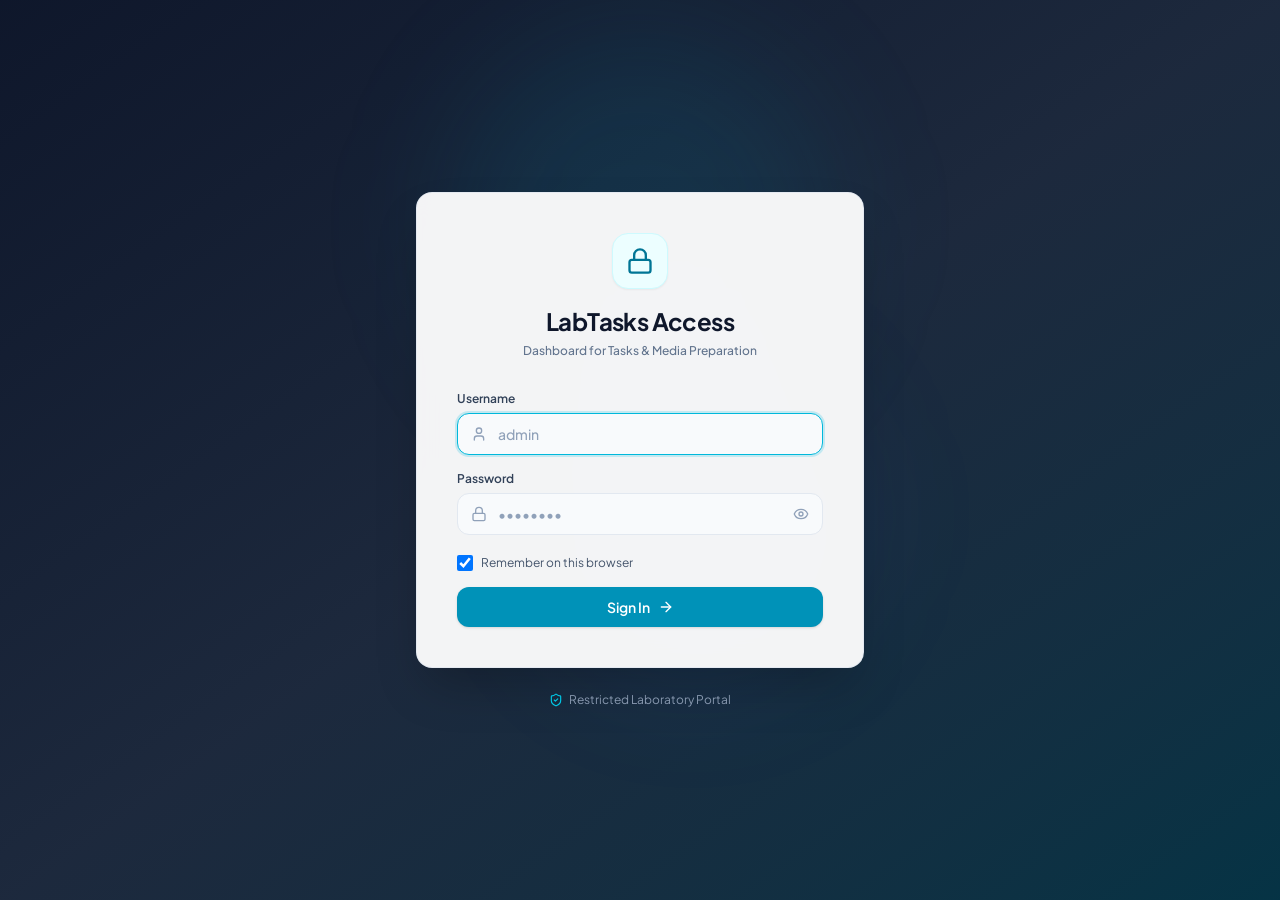
<file: docs/index.html>
<!doctype html>
<html lang="en">
  <head>
    <meta charset="UTF-8" />
    <meta name="viewport" content="width=device-width, initial-scale=1.0" />
    <title>LabSync - Lab Task & Media Prep Manager</title>
    <meta name="description" content="Collaborative lab task dashboard for media, solutions, and consumables with priority tracking, completion sign-off, admin templates, and fair distribution archive." />
    <meta property="og:title" content="LabSync - Lab Task & Media Prep Manager" />
    <meta property="og:description" content="Collaborative lab task dashboard for media, solutions, and consumables with priority tracking, completion sign-off, admin templates, and fair distribution archive." />
    <meta property="og:type" content="website" />
    <meta name="twitter:card" content="summary_large_image" />
    <link rel="preconnect" href="https://fonts.googleapis.com">
    <link rel="preconnect" href="https://fonts.gstatic.com" crossorigin>
    <link href="https://fonts.googleapis.com/css2?family=Plus+Jakarta+Sans:wght@400;500;600;700&family=JetBrains+Mono:wght@400;500;600&display=swap" rel="stylesheet">
    <script type="module" crossorigin src="./assets/index-DPsx2E5h.js"></script>
    <link rel="stylesheet" crossorigin href="./assets/index-Cx-TVToO.css">
  </head>
  <body class="bg-slate-50 text-slate-900 antialiased selection:bg-cyan-500/20 selection:text-cyan-900 min-h-screen">
    <div id="root"></div>
  </body>
</html>
</file>
<file: docs/assets/index-Cx-TVToO.css>
/*! tailwindcss v4.3.3 | MIT License | https://tailwindcss.com */
@layer properties{@supports (((-webkit-hyphens:none)) and (not (margin-trim:inline))) or ((-moz-orient:inline) and (not (color:rgb(from red r g b)))){*,:before,:after,::backdrop{--tw-translate-x:0;--tw-translate-y:0;--tw-translate-z:0;--tw-scale-x:1;--tw-scale-y:1;--tw-scale-z:1;--tw-space-y-reverse:0;--tw-divide-y-reverse:0;--tw-border-style:solid;--tw-gradient-position:initial;--tw-gradient-from:#0000;--tw-gradient-via:#0000;--tw-gradient-to:#0000;--tw-gradient-stops:initial;--tw-gradient-via-stops:initial;--tw-gradient-from-position:0%;--tw-gradient-via-position:50%;--tw-gradient-to-position:100%;--tw-leading:initial;--tw-font-weight:initial;--tw-tracking:initial;--tw-ordinal:initial;--tw-slashed-zero:initial;--tw-numeric-figure:initial;--tw-numeric-spacing:initial;--tw-numeric-fraction:initial;--tw-shadow:0 0 #0000;--tw-shadow-color:initial;--tw-shadow-alpha:100%;--tw-inset-shadow:0 0 #0000;--tw-inset-shadow-color:initial;--tw-inset-shadow-alpha:100%;--tw-ring-color:initial;--tw-ring-shadow:0 0 #0000;--tw-inset-ring-color:initial;--tw-inset-ring-shadow:0 0 #0000;--tw-ring-inset:initial;--tw-ring-offset-width:0px;--tw-ring-offset-color:#fff;--tw-ring-offset-shadow:0 0 #0000;--tw-blur:initial;--tw-brightness:initial;--tw-contrast:initial;--tw-grayscale:initial;--tw-hue-rotate:initial;--tw-invert:initial;--tw-opacity:initial;--tw-saturate:initial;--tw-sepia:initial;--tw-drop-shadow:initial;--tw-drop-shadow-color:initial;--tw-drop-shadow-alpha:100%;--tw-drop-shadow-size:initial;--tw-backdrop-blur:initial;--tw-backdrop-brightness:initial;--tw-backdrop-contrast:initial;--tw-backdrop-grayscale:initial;--tw-backdrop-hue-rotate:initial;--tw-backdrop-invert:initial;--tw-backdrop-opacity:initial;--tw-backdrop-saturate:initial;--tw-backdrop-sepia:initial;--tw-duration:initial}}}@layer theme{:root,:host{--font-sans:"Plus Jakarta Sans", system-ui, -apple-system, BlinkMacSystemFont, "Segoe UI", Roboto, sans-serif;--font-mono:"JetBrains Mono", ui-monospace, SFMono-Regular, Menlo, Monaco, Consolas, monospace;--color-amber-50:oklch(98.7% .022 95.277);--color-amber-100:oklch(96.2% .059 95.617);--color-amber-200:oklch(92.4% .12 95.746);--color-amber-300:oklch(87.9% .169 91.605);--color-amber-400:oklch(82.8% .189 84.429);--color-amber-600:oklch(66.6% .179 58.318);--color-amber-700:oklch(55.5% .163 48.998);--color-amber-800:oklch(47.3% .137 46.201);--color-emerald-50:oklch(97.9% .021 166.113);--color-emerald-100:oklch(95% .052 163.051);--color-emerald-200:oklch(90.5% .093 164.15);--color-emerald-300:oklch(84.5% .143 164.978);--color-emerald-400:oklch(76.5% .177 163.223);--color-emerald-500:oklch(69.6% .17 162.48);--color-emerald-600:oklch(59.6% .145 163.225);--color-emerald-700:oklch(50.8% .118 165.612);--color-emerald-800:oklch(43.2% .095 166.913);--color-teal-100:oklch(95.3% .051 180.801);--color-teal-400:oklch(77.7% .152 181.912);--color-teal-800:oklch(43.7% .078 188.216);--color-cyan-50:oklch(98.4% .019 200.873);--color-cyan-100:oklch(95.6% .045 203.388);--color-cyan-200:oklch(91.7% .08 205.041);--color-cyan-300:oklch(86.5% .127 207.078);--color-cyan-400:oklch(78.9% .154 211.53);--color-cyan-500:oklch(71.5% .143 215.221);--color-cyan-600:oklch(60.9% .126 221.723);--color-cyan-700:oklch(52% .105 223.128);--color-cyan-800:oklch(45% .085 224.283);--color-cyan-900:oklch(39.8% .07 227.392);--color-cyan-950:oklch(30.2% .056 229.695);--color-blue-100:oklch(93.2% .032 255.585);--color-blue-400:oklch(70.7% .165 254.624);--color-blue-500:oklch(62.3% .214 259.815);--color-blue-800:oklch(42.4% .199 265.638);--color-indigo-100:oklch(93% .034 272.788);--color-indigo-400:oklch(67.3% .182 276.935);--color-indigo-800:oklch(39.8% .195 277.366);--color-purple-100:oklch(94.6% .033 307.174);--color-purple-400:oklch(71.4% .203 305.504);--color-purple-800:oklch(43.8% .218 303.724);--color-rose-50:oklch(96.9% .015 12.422);--color-rose-100:oklch(94.1% .03 12.58);--color-rose-200:oklch(89.2% .058 10.001);--color-rose-300:oklch(81% .117 11.638);--color-rose-400:oklch(71.2% .194 13.428);--color-rose-500:oklch(64.5% .246 16.439);--color-rose-600:oklch(58.6% .253 17.585);--color-rose-700:oklch(51.4% .222 16.935);--color-rose-800:oklch(45.5% .188 13.697);--color-rose-900:oklch(41% .159 10.272);--color-slate-50:oklch(98.4% .003 247.858);--color-slate-100:oklch(96.8% .007 247.896);--color-slate-200:oklch(92.9% .013 255.508);--color-slate-300:oklch(86.9% .022 252.894);--color-slate-400:oklch(70.4% .04 256.788);--color-slate-500:oklch(55.4% .046 257.417);--color-slate-600:oklch(44.6% .043 257.281);--color-slate-700:oklch(37.2% .044 257.287);--color-slate-800:oklch(27.9% .041 260.031);--color-slate-900:oklch(20.8% .042 265.755);--color-slate-950:oklch(12.9% .042 264.695);--color-white:#fff;--spacing:.25rem;--container-md:28rem;--container-lg:32rem;--container-7xl:80rem;--text-xs:.75rem;--text-xs--line-height:calc(1 / .75);--text-sm:.875rem;--text-sm--line-height:calc(1.25 / .875);--text-base:1rem;--text-base--line-height:calc(1.5 / 1);--text-lg:1.125rem;--text-lg--line-height:calc(1.75 / 1.125);--text-xl:1.25rem;--text-xl--line-height:calc(1.75 / 1.25);--text-2xl:1.5rem;--text-2xl--line-height:calc(2 / 1.5);--font-weight-normal:400;--font-weight-medium:500;--font-weight-semibold:600;--font-weight-bold:700;--tracking-tight:-.025em;--tracking-wider:.05em;--leading-snug:1.375;--leading-relaxed:1.625;--radius-sm:.25rem;--radius-md:.375rem;--radius-lg:.5rem;--radius-xl:.75rem;--radius-2xl:1rem;--blur-xs:4px;--blur-md:12px;--blur-3xl:64px;--default-transition-duration:.15s;--default-transition-timing-function:cubic-bezier(.4, 0, .2, 1);--default-font-family:var(--font-sans);--default-mono-font-family:var(--font-mono)}}@layer base{*,:after,:before,::backdrop{box-sizing:border-box;border:0 solid;margin:0;padding:0}::file-selector-button{box-sizing:border-box;border:0 solid;margin:0;padding:0}html,:host{-webkit-text-size-adjust:100%;tab-size:4;line-height:1.5;font-family:var(--default-font-family,-apple-system, BlinkMacSystemFont, "Segoe UI", Roboto, "Helvetica Neue", "Noto Sans", Arial, sans-serif, "Apple Color Emoji", "Segoe UI Emoji", "Segoe UI Symbol", "Noto Color Emoji");font-feature-settings:var(--default-font-feature-settings,normal);font-variation-settings:var(--default-font-variation-settings,normal);-webkit-tap-highlight-color:transparent}hr{height:0;color:inherit;border-top-width:1px}abbr:where([title]){-webkit-text-decoration:underline dotted;text-decoration:underline dotted}h1,h2,h3,h4,h5,h6{font-size:inherit;font-weight:inherit}a{color:inherit;-webkit-text-decoration:inherit;-webkit-text-decoration:inherit;-webkit-text-decoration:inherit;-webkit-text-decoration:inherit;text-decoration:inherit}b,strong{font-weight:bolder}code,kbd,samp,pre{font-family:var(--default-mono-font-family,ui-monospace, SFMono-Regular, Menlo, Monaco, Consolas, "Liberation Mono", "Courier New", monospace);font-feature-settings:var(--default-mono-font-feature-settings,normal);font-variation-settings:var(--default-mono-font-variation-settings,normal);font-size:1em}small{font-size:80%}sub,sup{vertical-align:baseline;font-size:75%;line-height:0;position:relative}sub{bottom:-.25em}sup{top:-.5em}table{text-indent:0;border-color:inherit;border-collapse:collapse}:-moz-focusring:where(:not(iframe)){outline:auto}progress{vertical-align:baseline}summary{display:list-item}ol,ul,menu{list-style:none}img,svg,video,canvas,audio,iframe,embed,object{vertical-align:middle;display:block}img,video{max-width:100%;height:auto}button,input,select,optgroup,textarea{font:inherit;font-feature-settings:inherit;font-variation-settings:inherit;letter-spacing:inherit;color:inherit;opacity:1;background-color:#0000;border-radius:0}::file-selector-button{font:inherit;font-feature-settings:inherit;font-variation-settings:inherit;letter-spacing:inherit;color:inherit;opacity:1;background-color:#0000;border-radius:0}:where(select:is([multiple],[size])) optgroup{font-weight:bolder}:where(select:is([multiple],[size])) optgroup option{padding-inline-start:20px}::file-selector-button{margin-inline-end:4px}::placeholder{opacity:1}@supports (not ((-webkit-appearance:-apple-pay-button))) or (contain-intrinsic-size:1px){::placeholder{color:currentColor}@supports (color:color-mix(in lab, red, red)){::placeholder{color:color-mix(in oklab, currentcolor 50%, transparent)}}}textarea{resize:vertical}::-webkit-search-decoration{-webkit-appearance:none}::-webkit-date-and-time-value{min-height:1lh;text-align:inherit}::-webkit-datetime-edit{display:inline-flex}::-webkit-datetime-edit-fields-wrapper{padding:0}::-webkit-datetime-edit{padding-block:0}::-webkit-datetime-edit-year-field{padding-block:0}::-webkit-datetime-edit-month-field{padding-block:0}::-webkit-datetime-edit-day-field{padding-block:0}::-webkit-datetime-edit-hour-field{padding-block:0}::-webkit-datetime-edit-minute-field{padding-block:0}::-webkit-datetime-edit-second-field{padding-block:0}::-webkit-datetime-edit-millisecond-field{padding-block:0}::-webkit-datetime-edit-meridiem-field{padding-block:0}::-webkit-calendar-picker-indicator{line-height:1}:-moz-ui-invalid{box-shadow:none}button,input:where([type=button],[type=reset],[type=submit]){appearance:button}::file-selector-button{appearance:button}::-webkit-inner-spin-button{height:auto}::-webkit-outer-spin-button{height:auto}[hidden]:where(:not([hidden=until-found])){display:none!important}}@layer components;@layer utilities{.pointer-events-none{pointer-events:none}.absolute{position:absolute}.fixed{position:fixed}.relative{position:relative}.sticky{position:sticky}.inset-0{inset:0}.inset-y-0{inset-block:0}.top-0{top:0}.top-1\/4{top:25%}.top-2\.5{top:calc(var(--spacing) * 2.5)}.top-20{top:calc(var(--spacing) * 20)}.right-0{right:0}.right-1\/3{right:33.3333%}.right-6{right:calc(var(--spacing) * 6)}.bottom-1\/4{bottom:25%}.bottom-6{bottom:calc(var(--spacing) * 6)}.left-0{left:0}.left-1\/2{left:50%}.left-3{left:calc(var(--spacing) * 3)}.z-20{z-index:20}.z-40{z-index:40}.z-50{z-index:50}.mx-auto{margin-inline:auto}.my-8{margin-block:calc(var(--spacing) * 8)}.mt-0\.5{margin-top:calc(var(--spacing) * .5)}.mt-1{margin-top:var(--spacing)}.mt-1\.5{margin-top:calc(var(--spacing) * 1.5)}.mt-2{margin-top:calc(var(--spacing) * 2)}.mt-4{margin-top:calc(var(--spacing) * 4)}.mt-5{margin-top:calc(var(--spacing) * 5)}.mt-6{margin-top:calc(var(--spacing) * 6)}.mt-12{margin-top:calc(var(--spacing) * 12)}.mr-1{margin-right:var(--spacing)}.mb-1{margin-bottom:var(--spacing)}.mb-1\.5{margin-bottom:calc(var(--spacing) * 1.5)}.mb-2{margin-bottom:calc(var(--spacing) * 2)}.mb-3{margin-bottom:calc(var(--spacing) * 3)}.mb-3\.5{margin-bottom:calc(var(--spacing) * 3.5)}.mb-4{margin-bottom:calc(var(--spacing) * 4)}.mb-6{margin-bottom:calc(var(--spacing) * 6)}.mb-8{margin-bottom:calc(var(--spacing) * 8)}.ml-1{margin-left:var(--spacing)}.line-clamp-2{-webkit-line-clamp:2;-webkit-box-orient:vertical;display:-webkit-box;overflow:hidden}.block{display:block}.contents{display:contents}.flex{display:flex}.grid{display:grid}.hidden{display:none}.inline-flex{display:inline-flex}.h-1\.5{height:calc(var(--spacing) * 1.5)}.h-2{height:calc(var(--spacing) * 2)}.h-3{height:calc(var(--spacing) * 3)}.h-3\.5{height:calc(var(--spacing) * 3.5)}.h-4{height:calc(var(--spacing) * 4)}.h-5{height:calc(var(--spacing) * 5)}.h-6{height:calc(var(--spacing) * 6)}.h-7{height:calc(var(--spacing) * 7)}.h-8{height:calc(var(--spacing) * 8)}.h-10{height:calc(var(--spacing) * 10)}.h-12{height:calc(var(--spacing) * 12)}.h-14{height:calc(var(--spacing) * 14)}.h-16{height:calc(var(--spacing) * 16)}.h-80{height:calc(var(--spacing) * 80)}.h-96{height:calc(var(--spacing) * 96)}.h-full{height:100%}.max-h-80{max-height:calc(var(--spacing) * 80)}.min-h-screen{min-height:100vh}.w-1\.5{width:calc(var(--spacing) * 1.5)}.w-3{width:calc(var(--spacing) * 3)}.w-3\.5{width:calc(var(--spacing) * 3.5)}.w-4{width:calc(var(--spacing) * 4)}.w-5{width:calc(var(--spacing) * 5)}.w-6{width:calc(var(--spacing) * 6)}.w-7{width:calc(var(--spacing) * 7)}.w-8{width:calc(var(--spacing) * 8)}.w-10{width:calc(var(--spacing) * 10)}.w-12{width:calc(var(--spacing) * 12)}.w-14{width:calc(var(--spacing) * 14)}.w-32{width:calc(var(--spacing) * 32)}.w-80{width:calc(var(--spacing) * 80)}.w-96{width:calc(var(--spacing) * 96)}.w-full{width:100%}.max-w-7xl{max-width:var(--container-7xl)}.max-w-\[100px\]{max-width:100px}.max-w-lg{max-width:var(--container-lg)}.max-w-md{max-width:var(--container-md)}.flex-1{flex:1}.shrink-0{flex-shrink:0}.-translate-x-1\/2{--tw-translate-x:calc(calc(1 / 2 * 100%) * -1);translate:var(--tw-translate-x) var(--tw-translate-y)}.-translate-y-1\/2{--tw-translate-y:calc(calc(1 / 2 * 100%) * -1);translate:var(--tw-translate-x) var(--tw-translate-y)}.scale-110{--tw-scale-x:110%;--tw-scale-y:110%;--tw-scale-z:110%;scale:var(--tw-scale-x) var(--tw-scale-y)}.cursor-pointer{cursor:pointer}.scrollbar-thin{scrollbar-width:thin}.grid-cols-1{grid-template-columns:repeat(1,minmax(0,1fr))}.grid-cols-2{grid-template-columns:repeat(2,minmax(0,1fr))}.flex-col{flex-direction:column}.flex-wrap{flex-wrap:wrap}.items-baseline{align-items:baseline}.items-center{align-items:center}.justify-between{justify-content:space-between}.justify-center{justify-content:center}.justify-end{justify-content:flex-end}.gap-1{gap:var(--spacing)}.gap-1\.5{gap:calc(var(--spacing) * 1.5)}.gap-2{gap:calc(var(--spacing) * 2)}.gap-2\.5{gap:calc(var(--spacing) * 2.5)}.gap-3{gap:calc(var(--spacing) * 3)}.gap-4{gap:calc(var(--spacing) * 4)}:where(.space-y-1>:not(:last-child)){--tw-space-y-reverse:0;margin-block-start:calc(var(--spacing) * var(--tw-space-y-reverse));margin-block-end:calc(var(--spacing) * calc(1 - var(--tw-space-y-reverse)))}:where(.space-y-1\.5>:not(:last-child)){--tw-space-y-reverse:0;margin-block-start:calc(calc(var(--spacing) * 1.5) * var(--tw-space-y-reverse));margin-block-end:calc(calc(var(--spacing) * 1.5) * calc(1 - var(--tw-space-y-reverse)))}:where(.space-y-2>:not(:last-child)){--tw-space-y-reverse:0;margin-block-start:calc(calc(var(--spacing) * 2) * var(--tw-space-y-reverse));margin-block-end:calc(calc(var(--spacing) * 2) * calc(1 - var(--tw-space-y-reverse)))}:where(.space-y-3>:not(:last-child)){--tw-space-y-reverse:0;margin-block-start:calc(calc(var(--spacing) * 3) * var(--tw-space-y-reverse));margin-block-end:calc(calc(var(--spacing) * 3) * calc(1 - var(--tw-space-y-reverse)))}:where(.space-y-4>:not(:last-child)){--tw-space-y-reverse:0;margin-block-start:calc(calc(var(--spacing) * 4) * var(--tw-space-y-reverse));margin-block-end:calc(calc(var(--spacing) * 4) * calc(1 - var(--tw-space-y-reverse)))}:where(.space-y-5>:not(:last-child)){--tw-space-y-reverse:0;margin-block-start:calc(calc(var(--spacing) * 5) * var(--tw-space-y-reverse));margin-block-end:calc(calc(var(--spacing) * 5) * calc(1 - var(--tw-space-y-reverse)))}:where(.space-y-6>:not(:last-child)){--tw-space-y-reverse:0;margin-block-start:calc(calc(var(--spacing) * 6) * var(--tw-space-y-reverse));margin-block-end:calc(calc(var(--spacing) * 6) * calc(1 - var(--tw-space-y-reverse)))}:where(.divide-y>:not(:last-child)){--tw-divide-y-reverse:0;border-bottom-style:var(--tw-border-style);border-top-style:var(--tw-border-style);border-top-width:calc(1px * var(--tw-divide-y-reverse));border-bottom-width:calc(1px * calc(1 - var(--tw-divide-y-reverse)))}:where(.divide-slate-100>:not(:last-child)){border-color:var(--color-slate-100)}.truncate{text-overflow:ellipsis;white-space:nowrap;overflow:hidden}.overflow-hidden{overflow:hidden}.overflow-x-auto{overflow-x:auto}.overflow-y-auto{overflow-y:auto}.rounded{border-radius:.25rem}.rounded-2xl{border-radius:var(--radius-2xl)}.rounded-full{border-radius:2147483647px}.rounded-lg{border-radius:var(--radius-lg)}.rounded-md{border-radius:var(--radius-md)}.rounded-sm{border-radius:var(--radius-sm)}.rounded-xl{border-radius:var(--radius-xl)}.border{border-style:var(--tw-border-style);border-width:1px}.border-2{border-style:var(--tw-border-style);border-width:2px}.border-t{border-top-style:var(--tw-border-style);border-top-width:1px}.border-b{border-bottom-style:var(--tw-border-style);border-bottom-width:1px}.border-l{border-left-style:var(--tw-border-style);border-left-width:1px}.border-amber-200{border-color:var(--color-amber-200)}.border-amber-300{border-color:var(--color-amber-300)}.border-amber-600{border-color:var(--color-amber-600)}.border-cyan-100{border-color:var(--color-cyan-100)}.border-cyan-100\/50{border-color:#cefafe80}@supports (color:color-mix(in lab, red, red)){.border-cyan-100\/50{border-color:color-mix(in oklab, var(--color-cyan-100) 50%, transparent)}}.border-cyan-100\/60{border-color:#cefafe99}@supports (color:color-mix(in lab, red, red)){.border-cyan-100\/60{border-color:color-mix(in oklab, var(--color-cyan-100) 60%, transparent)}}.border-cyan-200{border-color:var(--color-cyan-200)}.border-cyan-300{border-color:var(--color-cyan-300)}.border-emerald-200{border-color:var(--color-emerald-200)}.border-emerald-300{border-color:var(--color-emerald-300)}.border-rose-200{border-color:var(--color-rose-200)}.border-rose-300{border-color:var(--color-rose-300)}.border-rose-600{border-color:var(--color-rose-600)}.border-slate-100{border-color:var(--color-slate-100)}.border-slate-200{border-color:var(--color-slate-200)}.border-slate-200\/80{border-color:#e2e8f0cc}@supports (color:color-mix(in lab, red, red)){.border-slate-200\/80{border-color:color-mix(in oklab, var(--color-slate-200) 80%, transparent)}}.border-slate-300{border-color:var(--color-slate-300)}.border-slate-700{border-color:var(--color-slate-700)}.border-slate-900{border-color:var(--color-slate-900)}.border-transparent{border-color:#0000}.bg-amber-50{background-color:var(--color-amber-50)}.bg-amber-100{background-color:var(--color-amber-100)}.bg-amber-600{background-color:var(--color-amber-600)}.bg-blue-100{background-color:var(--color-blue-100)}.bg-blue-500\/10{background-color:#3080ff1a}@supports (color:color-mix(in lab, red, red)){.bg-blue-500\/10{background-color:color-mix(in oklab, var(--color-blue-500) 10%, transparent)}}.bg-cyan-50{background-color:var(--color-cyan-50)}.bg-cyan-50\/40{background-color:#ecfeff66}@supports (color:color-mix(in lab, red, red)){.bg-cyan-50\/40{background-color:color-mix(in oklab, var(--color-cyan-50) 40%, transparent)}}.bg-cyan-50\/50{background-color:#ecfeff80}@supports (color:color-mix(in lab, red, red)){.bg-cyan-50\/50{background-color:color-mix(in oklab, var(--color-cyan-50) 50%, transparent)}}.bg-cyan-50\/80{background-color:#ecfeffcc}@supports (color:color-mix(in lab, red, red)){.bg-cyan-50\/80{background-color:color-mix(in oklab, var(--color-cyan-50) 80%, transparent)}}.bg-cyan-100{background-color:var(--color-cyan-100)}.bg-cyan-500\/10{background-color:#00b7d71a}@supports (color:color-mix(in lab, red, red)){.bg-cyan-500\/10{background-color:color-mix(in oklab, var(--color-cyan-500) 10%, transparent)}}.bg-cyan-600{background-color:var(--color-cyan-600)}.bg-emerald-50{background-color:var(--color-emerald-50)}.bg-emerald-100{background-color:var(--color-emerald-100)}.bg-emerald-600{background-color:var(--color-emerald-600)}.bg-indigo-100{background-color:var(--color-indigo-100)}.bg-purple-100{background-color:var(--color-purple-100)}.bg-rose-50{background-color:var(--color-rose-50)}.bg-rose-100{background-color:var(--color-rose-100)}.bg-rose-600{background-color:var(--color-rose-600)}.bg-slate-50{background-color:var(--color-slate-50)}.bg-slate-50\/50{background-color:#f8fafc80}@supports (color:color-mix(in lab, red, red)){.bg-slate-50\/50{background-color:color-mix(in oklab, var(--color-slate-50) 50%, transparent)}}.bg-slate-50\/70{background-color:#f8fafcb3}@supports (color:color-mix(in lab, red, red)){.bg-slate-50\/70{background-color:color-mix(in oklab, var(--color-slate-50) 70%, transparent)}}.bg-slate-100{background-color:var(--color-slate-100)}.bg-slate-200{background-color:var(--color-slate-200)}.bg-slate-400{background-color:var(--color-slate-400)}.bg-slate-700{background-color:var(--color-slate-700)}.bg-slate-900{background-color:var(--color-slate-900)}.bg-slate-900\/60{background-color:#0f172b99}@supports (color:color-mix(in lab, red, red)){.bg-slate-900\/60{background-color:color-mix(in oklab, var(--color-slate-900) 60%, transparent)}}.bg-teal-100{background-color:var(--color-teal-100)}.bg-white{background-color:var(--color-white)}.bg-white\/95{background-color:#fffffff2}@supports (color:color-mix(in lab, red, red)){.bg-white\/95{background-color:color-mix(in oklab, var(--color-white) 95%, transparent)}}.bg-gradient-to-br{--tw-gradient-position:to bottom right in oklab;background-image:linear-gradient(var(--tw-gradient-stops))}.from-slate-900{--tw-gradient-from:var(--color-slate-900);--tw-gradient-stops:var(--tw-gradient-via-stops,var(--tw-gradient-position), var(--tw-gradient-from) var(--tw-gradient-from-position), var(--tw-gradient-to) var(--tw-gradient-to-position))}.via-slate-800{--tw-gradient-via:var(--color-slate-800);--tw-gradient-via-stops:var(--tw-gradient-position), var(--tw-gradient-from) var(--tw-gradient-from-position), var(--tw-gradient-via) var(--tw-gradient-via-position), var(--tw-gradient-to) var(--tw-gradient-to-position);--tw-gradient-stops:var(--tw-gradient-via-stops)}.to-cyan-950{--tw-gradient-to:var(--color-cyan-950);--tw-gradient-stops:var(--tw-gradient-via-stops,var(--tw-gradient-position), var(--tw-gradient-from) var(--tw-gradient-from-position), var(--tw-gradient-to) var(--tw-gradient-to-position))}.p-1{padding:var(--spacing)}.p-1\.5{padding:calc(var(--spacing) * 1.5)}.p-2{padding:calc(var(--spacing) * 2)}.p-2\.5{padding:calc(var(--spacing) * 2.5)}.p-3{padding:calc(var(--spacing) * 3)}.p-3\.5{padding:calc(var(--spacing) * 3.5)}.p-4{padding:calc(var(--spacing) * 4)}.p-5{padding:calc(var(--spacing) * 5)}.p-6{padding:calc(var(--spacing) * 6)}.p-8{padding:calc(var(--spacing) * 8)}.p-12{padding:calc(var(--spacing) * 12)}.px-1\.5{padding-inline:calc(var(--spacing) * 1.5)}.px-2{padding-inline:calc(var(--spacing) * 2)}.px-2\.5{padding-inline:calc(var(--spacing) * 2.5)}.px-3{padding-inline:calc(var(--spacing) * 3)}.px-3\.5{padding-inline:calc(var(--spacing) * 3.5)}.px-4{padding-inline:calc(var(--spacing) * 4)}.px-5{padding-inline:calc(var(--spacing) * 5)}.px-6{padding-inline:calc(var(--spacing) * 6)}.py-0\.5{padding-block:calc(var(--spacing) * .5)}.py-1{padding-block:var(--spacing)}.py-1\.5{padding-block:calc(var(--spacing) * 1.5)}.py-2{padding-block:calc(var(--spacing) * 2)}.py-2\.5{padding-block:calc(var(--spacing) * 2.5)}.py-3{padding-block:calc(var(--spacing) * 3)}.py-4{padding-block:calc(var(--spacing) * 4)}.py-6{padding-block:calc(var(--spacing) * 6)}.py-12{padding-block:calc(var(--spacing) * 12)}.pt-1{padding-top:var(--spacing)}.pt-2{padding-top:calc(var(--spacing) * 2)}.pt-3{padding-top:calc(var(--spacing) * 3)}.pr-3{padding-right:calc(var(--spacing) * 3)}.pr-3\.5{padding-right:calc(var(--spacing) * 3.5)}.pr-10{padding-right:calc(var(--spacing) * 10)}.pb-1{padding-bottom:var(--spacing)}.pl-3{padding-left:calc(var(--spacing) * 3)}.pl-3\.5{padding-left:calc(var(--spacing) * 3.5)}.pl-9{padding-left:calc(var(--spacing) * 9)}.pl-10{padding-left:calc(var(--spacing) * 10)}.text-center{text-align:center}.text-left{text-align:left}.text-right{text-align:right}.font-mono{font-family:var(--font-mono)}.font-sans{font-family:var(--font-sans)}.text-2xl{font-size:var(--text-2xl);line-height:var(--tw-leading,var(--text-2xl--line-height))}.text-base{font-size:var(--text-base);line-height:var(--tw-leading,var(--text-base--line-height))}.text-lg{font-size:var(--text-lg);line-height:var(--tw-leading,var(--text-lg--line-height))}.text-sm{font-size:var(--text-sm);line-height:var(--tw-leading,var(--text-sm--line-height))}.text-xl{font-size:var(--text-xl);line-height:var(--tw-leading,var(--text-xl--line-height))}.text-xs{font-size:var(--text-xs);line-height:var(--tw-leading,var(--text-xs--line-height))}.text-\[10px\]{font-size:10px}.text-\[11px\]{font-size:11px}.leading-relaxed{--tw-leading:var(--leading-relaxed);line-height:var(--leading-relaxed)}.leading-snug{--tw-leading:var(--leading-snug);line-height:var(--leading-snug)}.font-bold{--tw-font-weight:var(--font-weight-bold);font-weight:var(--font-weight-bold)}.font-medium{--tw-font-weight:var(--font-weight-medium);font-weight:var(--font-weight-medium)}.font-normal{--tw-font-weight:var(--font-weight-normal);font-weight:var(--font-weight-normal)}.font-semibold{--tw-font-weight:var(--font-weight-semibold);font-weight:var(--font-weight-semibold)}.tracking-tight{--tw-tracking:var(--tracking-tight);letter-spacing:var(--tracking-tight)}.tracking-wider{--tw-tracking:var(--tracking-wider);letter-spacing:var(--tracking-wider)}.whitespace-nowrap{white-space:nowrap}.text-amber-600{color:var(--color-amber-600)}.text-amber-700{color:var(--color-amber-700)}.text-amber-800{color:var(--color-amber-800)}.text-blue-800{color:var(--color-blue-800)}.text-cyan-400{color:var(--color-cyan-400)}.text-cyan-600{color:var(--color-cyan-600)}.text-cyan-700{color:var(--color-cyan-700)}.text-cyan-800{color:var(--color-cyan-800)}.text-cyan-900{color:var(--color-cyan-900)}.text-emerald-400{color:var(--color-emerald-400)}.text-emerald-600{color:var(--color-emerald-600)}.text-emerald-700{color:var(--color-emerald-700)}.text-emerald-800{color:var(--color-emerald-800)}.text-indigo-800{color:var(--color-indigo-800)}.text-purple-800{color:var(--color-purple-800)}.text-rose-500{color:var(--color-rose-500)}.text-rose-600{color:var(--color-rose-600)}.text-rose-700{color:var(--color-rose-700)}.text-rose-800{color:var(--color-rose-800)}.text-slate-300{color:var(--color-slate-300)}.text-slate-400{color:var(--color-slate-400)}.text-slate-500{color:var(--color-slate-500)}.text-slate-600{color:var(--color-slate-600)}.text-slate-700{color:var(--color-slate-700)}.text-slate-800{color:var(--color-slate-800)}.text-slate-900{color:var(--color-slate-900)}.text-teal-800{color:var(--color-teal-800)}.text-white{color:var(--color-white)}.lowercase{text-transform:lowercase}.uppercase{text-transform:uppercase}.italic{font-style:italic}.tabular-nums{--tw-numeric-spacing:tabular-nums;font-variant-numeric:var(--tw-ordinal,) var(--tw-slashed-zero,) var(--tw-numeric-figure,) var(--tw-numeric-spacing,) var(--tw-numeric-fraction,)}.underline{text-decoration-line:underline}.antialiased{-webkit-font-smoothing:antialiased;-moz-osx-font-smoothing:grayscale}.shadow-2xl{--tw-shadow:0 25px 50px -12px var(--tw-shadow-color,#00000040);box-shadow:var(--tw-inset-shadow), var(--tw-inset-ring-shadow), var(--tw-ring-offset-shadow), var(--tw-ring-shadow), var(--tw-shadow)}.shadow-2xs{--tw-shadow:0 1px var(--tw-shadow-color,#0000000d);box-shadow:var(--tw-inset-shadow), var(--tw-inset-ring-shadow), var(--tw-ring-offset-shadow), var(--tw-ring-shadow), var(--tw-shadow)}.shadow-lg{--tw-shadow:0 10px 15px -3px var(--tw-shadow-color,#0000001a), 0 4px 6px -4px var(--tw-shadow-color,#0000001a);box-shadow:var(--tw-inset-shadow), var(--tw-inset-ring-shadow), var(--tw-ring-offset-shadow), var(--tw-ring-shadow), var(--tw-shadow)}.shadow-sm{--tw-shadow:0 1px 3px 0 var(--tw-shadow-color,#0000001a), 0 1px 2px -1px var(--tw-shadow-color,#0000001a);box-shadow:var(--tw-inset-shadow), var(--tw-inset-ring-shadow), var(--tw-ring-offset-shadow), var(--tw-ring-shadow), var(--tw-shadow)}.shadow-xl{--tw-shadow:0 20px 25px -5px var(--tw-shadow-color,#0000001a), 0 8px 10px -6px var(--tw-shadow-color,#0000001a);box-shadow:var(--tw-inset-shadow), var(--tw-inset-ring-shadow), var(--tw-ring-offset-shadow), var(--tw-ring-shadow), var(--tw-shadow)}.shadow-xs{--tw-shadow:0 1px 2px 0 var(--tw-shadow-color,#0000000d);box-shadow:var(--tw-inset-shadow), var(--tw-inset-ring-shadow), var(--tw-ring-offset-shadow), var(--tw-ring-shadow), var(--tw-shadow)}.ring,.ring-1{--tw-ring-shadow:var(--tw-ring-inset,) 0 0 0 calc(1px + var(--tw-ring-offset-width)) var(--tw-ring-color,currentcolor);box-shadow:var(--tw-inset-shadow), var(--tw-inset-ring-shadow), var(--tw-ring-offset-shadow), var(--tw-ring-shadow), var(--tw-shadow)}.ring-amber-400{--tw-ring-color:var(--color-amber-400)}.ring-blue-400{--tw-ring-color:var(--color-blue-400)}.ring-cyan-200{--tw-ring-color:var(--color-cyan-200)}.ring-cyan-400{--tw-ring-color:var(--color-cyan-400)}.ring-emerald-400{--tw-ring-color:var(--color-emerald-400)}.ring-indigo-400{--tw-ring-color:var(--color-indigo-400)}.ring-purple-400{--tw-ring-color:var(--color-purple-400)}.ring-rose-200{--tw-ring-color:var(--color-rose-200)}.ring-rose-400{--tw-ring-color:var(--color-rose-400)}.ring-slate-300{--tw-ring-color:var(--color-slate-300)}.ring-teal-400{--tw-ring-color:var(--color-teal-400)}.blur-3xl{--tw-blur:blur(var(--blur-3xl));filter:var(--tw-blur,) var(--tw-brightness,) var(--tw-contrast,) var(--tw-grayscale,) var(--tw-hue-rotate,) var(--tw-invert,) var(--tw-saturate,) var(--tw-sepia,) var(--tw-drop-shadow,)}.filter{filter:var(--tw-blur,) var(--tw-brightness,) var(--tw-contrast,) var(--tw-grayscale,) var(--tw-hue-rotate,) var(--tw-invert,) var(--tw-saturate,) var(--tw-sepia,) var(--tw-drop-shadow,)}.backdrop-blur-md{--tw-backdrop-blur:blur(var(--blur-md));-webkit-backdrop-filter:var(--tw-backdrop-blur,) var(--tw-backdrop-brightness,) var(--tw-backdrop-contrast,) var(--tw-backdrop-grayscale,) var(--tw-backdrop-hue-rotate,) var(--tw-backdrop-invert,) var(--tw-backdrop-opacity,) var(--tw-backdrop-saturate,) var(--tw-backdrop-sepia,);backdrop-filter:var(--tw-backdrop-blur,) var(--tw-backdrop-brightness,) var(--tw-backdrop-contrast,) var(--tw-backdrop-grayscale,) var(--tw-backdrop-hue-rotate,) var(--tw-backdrop-invert,) var(--tw-backdrop-opacity,) var(--tw-backdrop-saturate,) var(--tw-backdrop-sepia,)}.backdrop-blur-xs{--tw-backdrop-blur:blur(var(--blur-xs));-webkit-backdrop-filter:var(--tw-backdrop-blur,) var(--tw-backdrop-brightness,) var(--tw-backdrop-contrast,) var(--tw-backdrop-grayscale,) var(--tw-backdrop-hue-rotate,) var(--tw-backdrop-invert,) var(--tw-backdrop-opacity,) var(--tw-backdrop-saturate,) var(--tw-backdrop-sepia,);backdrop-filter:var(--tw-backdrop-blur,) var(--tw-backdrop-brightness,) var(--tw-backdrop-contrast,) var(--tw-backdrop-grayscale,) var(--tw-backdrop-hue-rotate,) var(--tw-backdrop-invert,) var(--tw-backdrop-opacity,) var(--tw-backdrop-saturate,) var(--tw-backdrop-sepia,)}.transition-all{transition-property:all;transition-timing-function:var(--tw-ease,var(--default-transition-timing-function));transition-duration:var(--tw-duration,var(--default-transition-duration))}.transition-colors{transition-property:color,background-color,border-color,outline-color,text-decoration-color,fill,stroke,--tw-gradient-from,--tw-gradient-via,--tw-gradient-to;transition-timing-function:var(--tw-ease,var(--default-transition-timing-function));transition-duration:var(--tw-duration,var(--default-transition-duration))}.transition-transform{transition-property:transform,translate,scale,rotate;transition-timing-function:var(--tw-ease,var(--default-transition-timing-function));transition-duration:var(--tw-duration,var(--default-transition-duration))}.duration-150{--tw-duration:.15s;transition-duration:.15s}.duration-200{--tw-duration:.2s;transition-duration:.2s}.duration-500{--tw-duration:.5s;transition-duration:.5s}.select-none{-webkit-user-select:none;user-select:none}.selection\:bg-cyan-500\/20 ::selection{background-color:#00b7d733}@supports (color:color-mix(in lab, red, red)){.selection\:bg-cyan-500\/20 ::selection{background-color:color-mix(in oklab, var(--color-cyan-500) 20%, transparent)}}.selection\:bg-cyan-500\/20::selection{background-color:#00b7d733}@supports (color:color-mix(in lab, red, red)){.selection\:bg-cyan-500\/20::selection{background-color:color-mix(in oklab, var(--color-cyan-500) 20%, transparent)}}.selection\:text-cyan-900 ::selection{color:var(--color-cyan-900)}.selection\:text-cyan-900::selection{color:var(--color-cyan-900)}.placeholder\:text-slate-400::placeholder{color:var(--color-slate-400)}@media (hover:hover){.hover\:border-cyan-200:hover{border-color:var(--color-cyan-200)}.hover\:border-cyan-300:hover{border-color:var(--color-cyan-300)}.hover\:border-rose-200:hover{border-color:var(--color-rose-200)}.hover\:border-slate-200:hover{border-color:var(--color-slate-200)}.hover\:border-slate-300:hover{border-color:var(--color-slate-300)}.hover\:bg-amber-100:hover{background-color:var(--color-amber-100)}.hover\:bg-cyan-50:hover{background-color:var(--color-cyan-50)}.hover\:bg-cyan-700:hover{background-color:var(--color-cyan-700)}.hover\:bg-emerald-600:hover{background-color:var(--color-emerald-600)}.hover\:bg-emerald-700:hover{background-color:var(--color-emerald-700)}.hover\:bg-rose-50:hover{background-color:var(--color-rose-50)}.hover\:bg-rose-100:hover{background-color:var(--color-rose-100)}.hover\:bg-rose-700:hover{background-color:var(--color-rose-700)}.hover\:bg-slate-50:hover{background-color:var(--color-slate-50)}.hover\:bg-slate-50\/80:hover{background-color:#f8fafccc}@supports (color:color-mix(in lab, red, red)){.hover\:bg-slate-50\/80:hover{background-color:color-mix(in oklab, var(--color-slate-50) 80%, transparent)}}.hover\:bg-slate-100:hover{background-color:var(--color-slate-100)}.hover\:bg-slate-200:hover{background-color:var(--color-slate-200)}.hover\:bg-slate-200\/50:hover{background-color:#e2e8f080}@supports (color:color-mix(in lab, red, red)){.hover\:bg-slate-200\/50:hover{background-color:color-mix(in oklab, var(--color-slate-200) 50%, transparent)}}.hover\:bg-slate-200\/60:hover{background-color:#e2e8f099}@supports (color:color-mix(in lab, red, red)){.hover\:bg-slate-200\/60:hover{background-color:color-mix(in oklab, var(--color-slate-200) 60%, transparent)}}.hover\:bg-slate-800:hover{background-color:var(--color-slate-800)}.hover\:text-amber-700:hover{color:var(--color-amber-700)}.hover\:text-cyan-700:hover{color:var(--color-cyan-700)}.hover\:text-cyan-800:hover{color:var(--color-cyan-800)}.hover\:text-cyan-900:hover{color:var(--color-cyan-900)}.hover\:text-rose-600:hover{color:var(--color-rose-600)}.hover\:text-rose-700:hover{color:var(--color-rose-700)}.hover\:text-rose-900:hover{color:var(--color-rose-900)}.hover\:text-slate-600:hover{color:var(--color-slate-600)}.hover\:text-slate-700:hover{color:var(--color-slate-700)}.hover\:text-slate-800:hover{color:var(--color-slate-800)}.hover\:text-slate-900:hover{color:var(--color-slate-900)}.hover\:shadow:hover{--tw-shadow:0 1px 3px 0 var(--tw-shadow-color,#0000001a), 0 1px 2px -1px var(--tw-shadow-color,#0000001a);box-shadow:var(--tw-inset-shadow), var(--tw-inset-ring-shadow), var(--tw-ring-offset-shadow), var(--tw-ring-shadow), var(--tw-shadow)}.hover\:shadow-md:hover{--tw-shadow:0 4px 6px -1px var(--tw-shadow-color,#0000001a), 0 2px 4px -2px var(--tw-shadow-color,#0000001a);box-shadow:var(--tw-inset-shadow), var(--tw-inset-ring-shadow), var(--tw-ring-offset-shadow), var(--tw-ring-shadow), var(--tw-shadow)}}.focus\:border-cyan-500:focus{border-color:var(--color-cyan-500)}.focus\:bg-white:focus{background-color:var(--color-white)}.focus\:ring-1:focus{--tw-ring-shadow:var(--tw-ring-inset,) 0 0 0 calc(1px + var(--tw-ring-offset-width)) var(--tw-ring-color,currentcolor);box-shadow:var(--tw-inset-shadow), var(--tw-inset-ring-shadow), var(--tw-ring-offset-shadow), var(--tw-ring-shadow), var(--tw-shadow)}.focus\:ring-2:focus{--tw-ring-shadow:var(--tw-ring-inset,) 0 0 0 calc(2px + var(--tw-ring-offset-width)) var(--tw-ring-color,currentcolor);box-shadow:var(--tw-inset-shadow), var(--tw-inset-ring-shadow), var(--tw-ring-offset-shadow), var(--tw-ring-shadow), var(--tw-shadow)}.focus\:ring-cyan-500:focus{--tw-ring-color:var(--color-cyan-500)}.focus\:ring-cyan-500\/20:focus{--tw-ring-color:#00b7d733}@supports (color:color-mix(in lab, red, red)){.focus\:ring-cyan-500\/20:focus{--tw-ring-color:color-mix(in oklab, var(--color-cyan-500) 20%, transparent)}}.focus\:ring-emerald-500:focus{--tw-ring-color:var(--color-emerald-500)}.focus\:outline-hidden:focus{--tw-outline-style:none;outline-style:none}@media (forced-colors:active){.focus\:outline-hidden:focus{outline-offset:2px;outline:2px solid #0000}}.active\:bg-cyan-800:active{background-color:var(--color-cyan-800)}.active\:bg-emerald-700:active{background-color:var(--color-emerald-700)}.active\:bg-emerald-800:active{background-color:var(--color-emerald-800)}.active\:bg-slate-950:active{background-color:var(--color-slate-950)}.disabled\:opacity-70:disabled{opacity:.7}@media (width>=40rem){.sm\:inline{display:inline}.sm\:inline-block{display:inline-block}.sm\:grid-cols-3{grid-template-columns:repeat(3,minmax(0,1fr))}.sm\:flex-row{flex-direction:row}.sm\:items-center{align-items:center}.sm\:gap-2{gap:calc(var(--spacing) * 2)}.sm\:gap-3{gap:calc(var(--spacing) * 3)}.sm\:p-10{padding:calc(var(--spacing) * 10)}.sm\:px-6{padding-inline:calc(var(--spacing) * 6)}.sm\:py-8{padding-block:calc(var(--spacing) * 8)}.sm\:text-sm{font-size:var(--text-sm);line-height:var(--tw-leading,var(--text-sm--line-height))}}@media (width>=48rem){.md\:w-80{width:calc(var(--spacing) * 80)}.md\:w-auto{width:auto}.md\:grid-cols-2{grid-template-columns:repeat(2,minmax(0,1fr))}.md\:flex-col{flex-direction:column}.md\:flex-row{flex-direction:row}.md\:items-center{align-items:center}.md\:items-end{align-items:flex-end}.md\:items-start{align-items:flex-start}.md\:justify-start{justify-content:flex-start}}@media (width>=64rem){.lg\:grid-cols-3{grid-template-columns:repeat(3,minmax(0,1fr))}.lg\:px-8{padding-inline:calc(var(--spacing) * 8)}}}body{font-family:var(--font-sans)}@property --tw-translate-x{syntax:"*";inherits:false;initial-value:0}@property --tw-translate-y{syntax:"*";inherits:false;initial-value:0}@property --tw-translate-z{syntax:"*";inherits:false;initial-value:0}@property --tw-scale-x{syntax:"*";inherits:false;initial-value:1}@property --tw-scale-y{syntax:"*";inherits:false;initial-value:1}@property --tw-scale-z{syntax:"*";inherits:false;initial-value:1}@property --tw-space-y-reverse{syntax:"*";inherits:false;initial-value:0}@property --tw-divide-y-reverse{syntax:"*";inherits:false;initial-value:0}@property --tw-border-style{syntax:"*";inherits:false;initial-value:solid}@property --tw-gradient-position{syntax:"*";inherits:false}@property --tw-gradient-from{syntax:"<color>";inherits:false;initial-value:#0000}@property --tw-gradient-via{syntax:"<color>";inherits:false;initial-value:#0000}@property --tw-gradient-to{syntax:"<color>";inherits:false;initial-value:#0000}@property --tw-gradient-stops{syntax:"*";inherits:false}@property --tw-gradient-via-stops{syntax:"*";inherits:false}@property --tw-gradient-from-position{syntax:"<length-percentage>";inherits:false;initial-value:0%}@property --tw-gradient-via-position{syntax:"<length-percentage>";inherits:false;initial-value:50%}@property --tw-gradient-to-position{syntax:"<length-percentage>";inherits:false;initial-value:100%}@property --tw-leading{syntax:"*";inherits:false}@property --tw-font-weight{syntax:"*";inherits:false}@property --tw-tracking{syntax:"*";inherits:false}@property --tw-ordinal{syntax:"*";inherits:false}@property --tw-slashed-zero{syntax:"*";inherits:false}@property --tw-numeric-figure{syntax:"*";inherits:false}@property --tw-numeric-spacing{syntax:"*";inherits:false}@property --tw-numeric-fraction{syntax:"*";inherits:false}@property --tw-shadow{syntax:"*";inherits:false;initial-value:0 0 #0000}@property --tw-shadow-color{syntax:"*";inherits:false}@property --tw-shadow-alpha{syntax:"<percentage>";inherits:false;initial-value:100%}@property --tw-inset-shadow{syntax:"*";inherits:false;initial-value:0 0 #0000}@property --tw-inset-shadow-color{syntax:"*";inherits:false}@property --tw-inset-shadow-alpha{syntax:"<percentage>";inherits:false;initial-value:100%}@property --tw-ring-color{syntax:"*";inherits:false}@property --tw-ring-shadow{syntax:"*";inherits:false;initial-value:0 0 #0000}@property --tw-inset-ring-color{syntax:"*";inherits:false}@property --tw-inset-ring-shadow{syntax:"*";inherits:false;initial-value:0 0 #0000}@property --tw-ring-inset{syntax:"*";inherits:false}@property --tw-ring-offset-width{syntax:"<length>";inherits:false;initial-value:0}@property --tw-ring-offset-color{syntax:"*";inherits:false;initial-value:#fff}@property --tw-ring-offset-shadow{syntax:"*";inherits:false;initial-value:0 0 #0000}@property --tw-blur{syntax:"*";inherits:false}@property --tw-brightness{syntax:"*";inherits:false}@property --tw-contrast{syntax:"*";inherits:false}@property --tw-grayscale{syntax:"*";inherits:false}@property --tw-hue-rotate{syntax:"*";inherits:false}@property --tw-invert{syntax:"*";inherits:false}@property --tw-opacity{syntax:"*";inherits:false}@property --tw-saturate{syntax:"*";inherits:false}@property --tw-sepia{syntax:"*";inherits:false}@property --tw-drop-shadow{syntax:"*";inherits:false}@property --tw-drop-shadow-color{syntax:"*";inherits:false}@property --tw-drop-shadow-alpha{syntax:"<percentage>";inherits:false;initial-value:100%}@property --tw-drop-shadow-size{syntax:"*";inherits:false}@property --tw-backdrop-blur{syntax:"*";inherits:false}@property --tw-backdrop-brightness{syntax:"*";inherits:false}@property --tw-backdrop-contrast{syntax:"*";inherits:false}@property --tw-backdrop-grayscale{syntax:"*";inherits:false}@property --tw-backdrop-hue-rotate{syntax:"*";inherits:false}@property --tw-backdrop-invert{syntax:"*";inherits:false}@property --tw-backdrop-opacity{syntax:"*";inherits:false}@property --tw-backdrop-saturate{syntax:"*";inherits:false}@property --tw-backdrop-sepia{syntax:"*";inherits:false}@property --tw-duration{syntax:"*";inherits:false}
</file>
